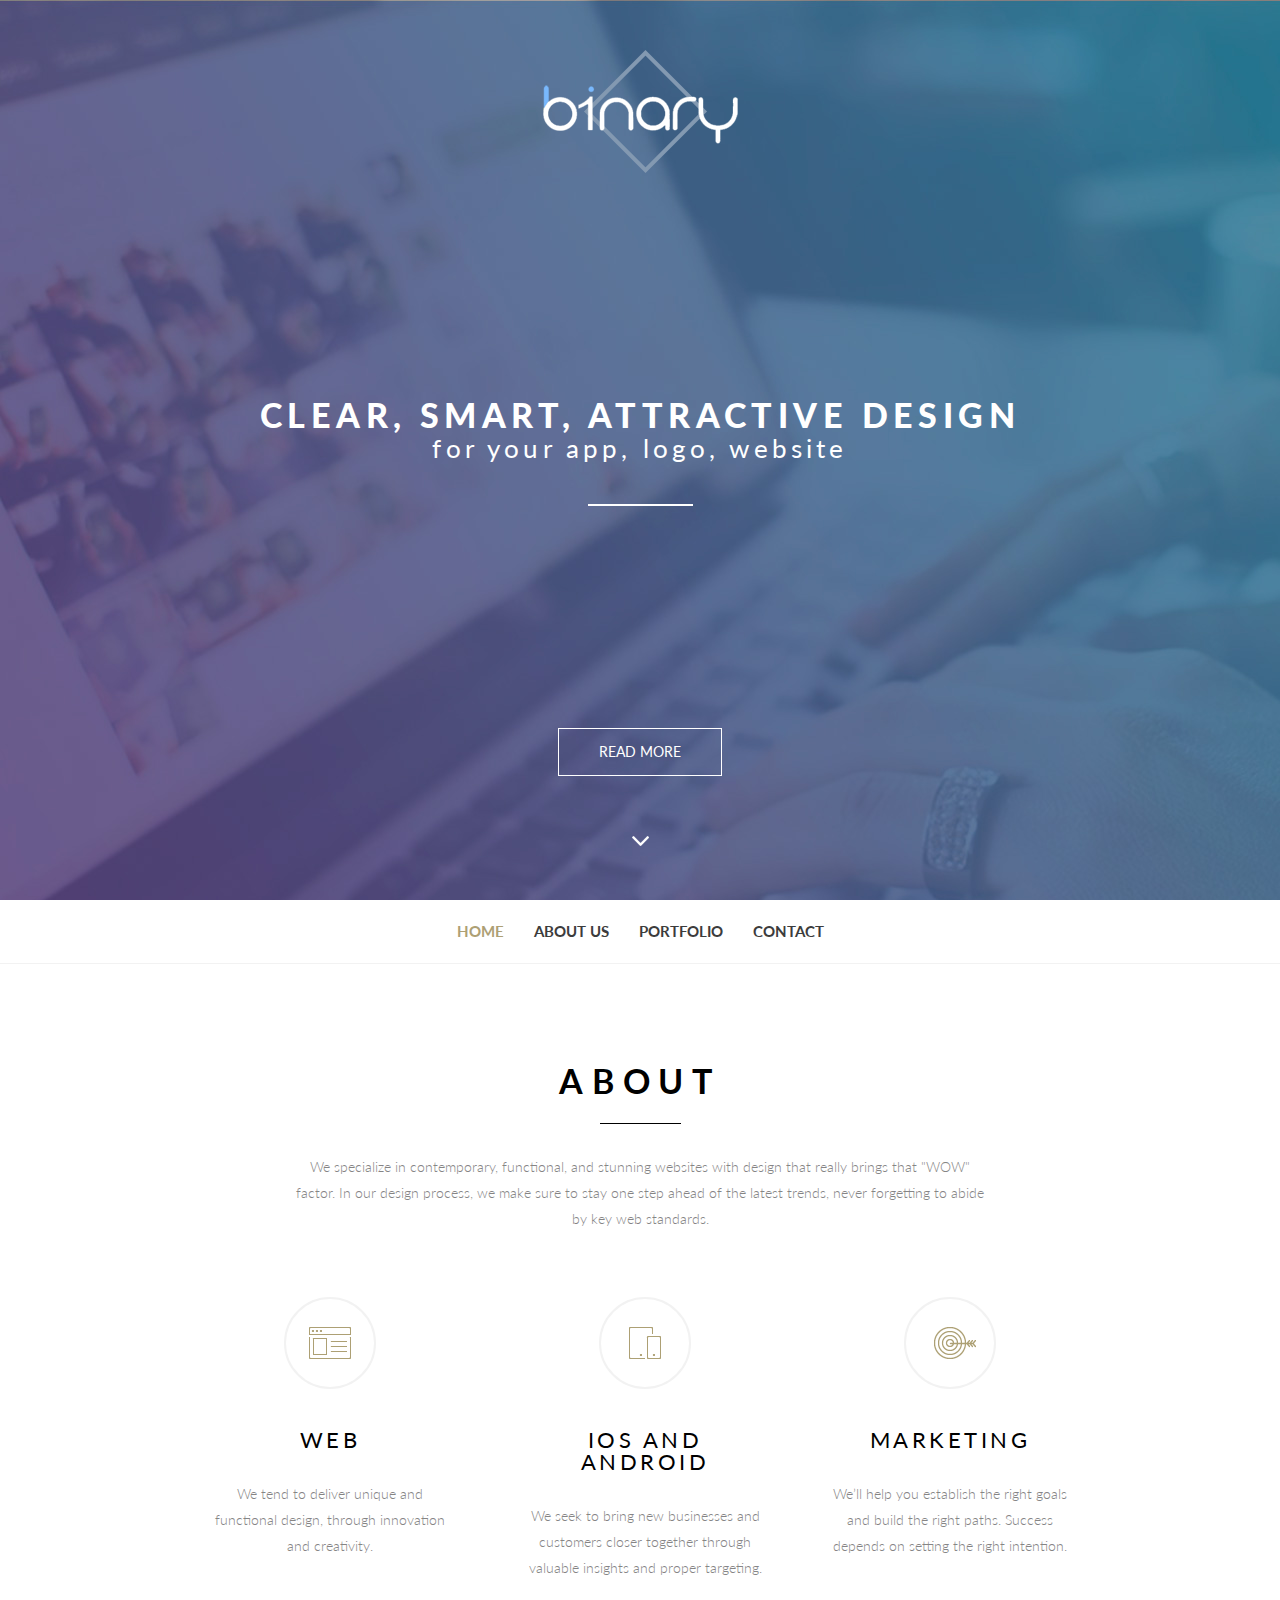
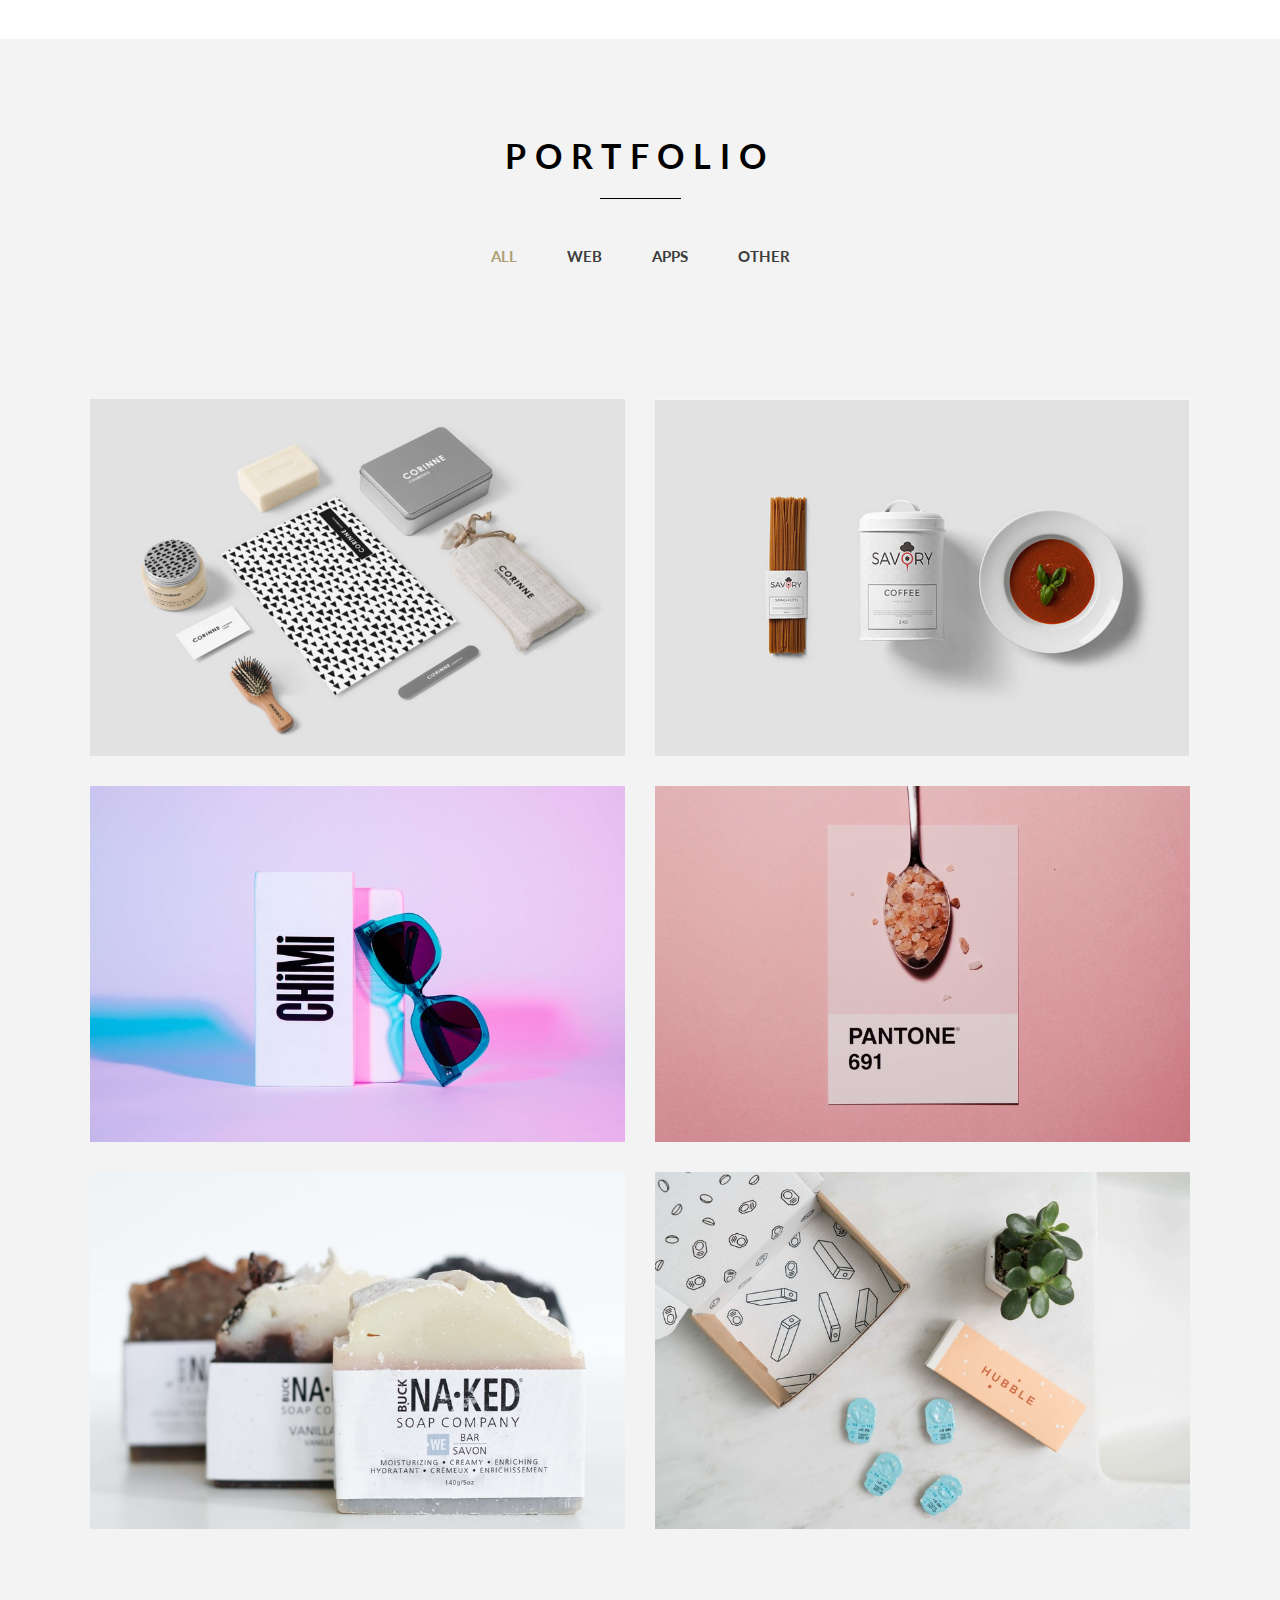
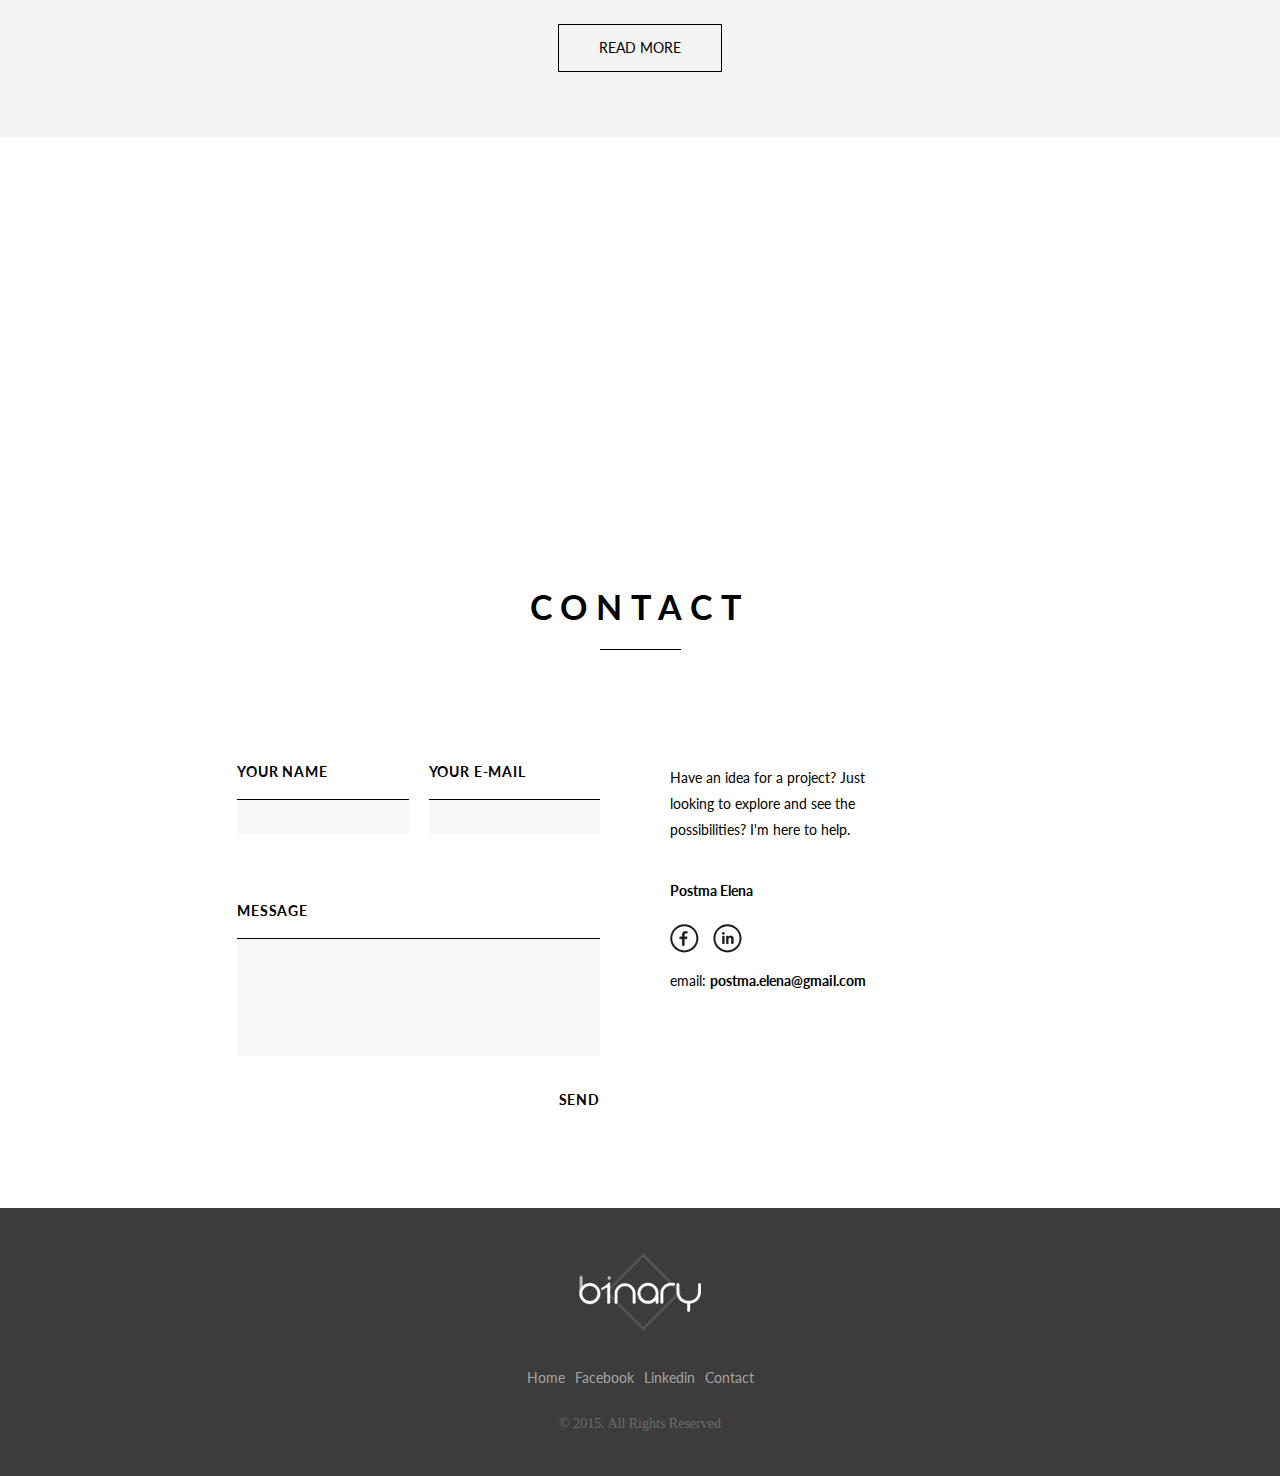
<file: index.html>
<!DOCTYPE html>
<html lang="en">
<head>
	<meta charset="UTF-8">
	<meta name="viewport" content="width=device-width, initial-scale=1.0, maximum-scale=1.0, user-scalable=0" />
	<title>Binary</title>
	<link rel="stylesheet" href="css/style.css">
</head>
<body>
	<section class="wrapper">
		<div class="mainblock">
				<div class="mainblock__content">
					<div class="container">
						<a href="#" class="mainblock__logo">
							<img src="img/logo.png" alt="binary">
						</a>
						<div class="mainblock__text">
							<h1 class="mainblock__title">
							Clear, smart, attractive design 
							</h1>
							<p class="mainblock__subtitle">
							for your app, logo, website
							</p>
						</div>
						<div class="mainblock__footer">
							<a href="#content" class="mainblock__btn btn btn_w goto"><span>READ MORE</span></a>
							<a href="#content" class="mainblock__arrow goto">
								<img src="img/icons/arrow-down.png" alt="">
							</a>
						</div>
					</div>
			</div>
			<div class="mainblock__image ibg">
				<img src="img/mainblock/bg.jpg" alt="">
			</div>
		</div>
	</section>
	<section id="content" class="content">
		<nav class="menu">
			<ul class="menu__list">
				<li><a href="#" class="menu__item menu__item_active">HOME</a></li>
				<li><a href="#about" class="menu__item">ABOUT US</a></li>
				<li><a href="#portfolio" class="menu__item">PORTFOLIO </a></li>
				<li><a href="#contacts" class="menu__item">CONTACT</a></li>
			</ul>
		</nav>
		<div class="about" id="about">
			<div class='container'>
				<div class="about__text">
						<h2 class="about__title title">ABOUT</h2>
						<p class="about__info">
						We specialize in contemporary, functional, and stunning websites with design that really brings that "WOW" factor. In our design process, we make sure to stay one step ahead of the latest trends, never forgetting to abide by key web standards.
						</p>
				</div>
			
		</div>
		<div class="cards__container">
			<div class="cards">
				<div class="cards__wrapper">
				<div class="cards__card">
					<div class="icons">
						<img src="img/about/01.png" alt="web">
					</div>
					<h2 class="cards__title">
					WEB
					</h2>
					<p class="cards__info">
					We tend to deliver unique and 
					functional design, through 
					innovation and creativity.
					</p>
				</div>
				</div>
				<div class="cards__card">
					<div class="icons">
						<img src="img/about/02.png" alt="web">
					</div>
					<h2 class="cards__title">
					iOS AND ANDROID
					</h2>
					<p class="cards__info">
					We seek to bring new businesses and 
					customers closer together through valuable 
					insights and proper targeting.
					</p>
				</div>
				<div class="cards__card ">
					<div class="icons cards__icon-1">
						<img src="img/about/03.png" alt="web">
					</div>
					<h2 class="cards__title">
					MARKETING
					</h2>
					<p class="cards__info">
					We’ll help you establish the right goals 
					and build the right paths. Success depends 
					on setting the right intention.
					</p>
				</div>
			</div>
		</div>
	</div>
	</section>
	<section class="portfolio" id="portfolio">
		<div class='container'>
			<div class="about__text">
				<h2 class="about__title title">PORTFOLIO</h2>
			</div>
			<div class="portfolio__menu filter">
				<ul class="portfolio__list">
					<li data-filter="1" class="portfolio__item active">ALL</li>
					<li data-filter="2" class="portfolio__item">WEB</li>
					<li data-filter="3" class="portfolio__item">APPS</li>
					<li data-filter="4" class="portfolio__item">OTHER</li>
				</ul>
			</div>
			<div class="portfolio__wrapper gallery">
				<div class="portfolio__photo f_4">
					<a href="img/portfolio/01.png" class="portfolio__img">
						<img src="img/portfolio/01.png" alt="" />
					</a>
				</div>
				<div class="portfolio__photo f_2">
					<a href="img/portfolio/02.png" class="portfolio__img">
						<img src="img/portfolio/02.png" alt="" />
					</a>
				</div>
				<div class="portfolio__photo f_2">
					<a href="img/portfolio/03.jpg" class="portfolio__img">
						<img src="img/portfolio/03.jpg" alt="" />
					</a>
				</div>
				<div class="portfolio__photo f_2">
					<a href="img/portfolio/04.jpg" class="portfolio__img">
						<img src="img/portfolio/04.jpg" alt="" />
					</a>
				</div>
				<div class="portfolio__photo f_3">
					<a href="img/portfolio/05.jpg" class="portfolio__img">
						<img src="img/portfolio/05.jpg" alt="" />
					</a>
				</div>
				<div class="portfolio__photo f_3">
					<a href="img/portfolio/06.jpg" class="portfolio__img">
						<img src="img/portfolio/06.jpg" alt="" />
					</a>
				</div>
			</div>
			<div class="portfolio__footer">
				<a href="portfolio.html" class="btn">READ MORE</a>
			</div>
		</div>
	</section>
	<section class="partners">
		<div class='container'>
			<p class="partners__title">
				Our partners
			</p>
			<div class="partners__wrapper">
				<div class="partners__img">
					<img src="img/partners/01.png" alt="">
				</div>
				<div class="partners__img">
					<img src="img/partners/02.png" alt="">
				</div>
				<div class="partners__img">
					<img src="img/partners/03.png" alt="">
				</div>
				<div class="partners__img">
					<img src="img/partners/04.png" alt="">
				</div>
			</div>
		</div>
	</section>
	<section class="contacts" id="contacts">
		<div class='container'>
			<div class="contacts__text">
				<h2 class="about__title title">CONTACT</h2>
			</div>
			<div class="contacts__row">
				<div class="contacts__column-form">
					<div class="contacts__form">
						<form action="#" class="form-contacts">
							<div class="form-contacts__wrapper">
								<div class="form contacts__input">
									<p class="form-contacts__label">
										YOUR NAME
									</p>
									<input autocomplete="off" type="text" name="form[]" data-value="" class="input req" />
									
								</div>
								<div class="form contacts__input">
									<p class="form-contacts__label">
										YOUR E-MAIL
									</p>
									<input autocomplete="off" type="email" name="form[]" data-value="" class="input req" />
								</div>
							</div>
							<div class="form contacts__input">
								<p class="form-contacts__label">
									MESSAGE
								</p>
								<textarea autocomplete="off" name="form[]" data-value="" class="input"></textarea>
							</div>
							<button type="submit" class="form-contacts__btn ">SEND</button>
						</form>
					</div>
				</div>
				<div class="contacts__social">
					<p class="contacts__question">
						Have an idea for a project? Just looking to 
						explore and see the possibilities?
						I'm here to help.
					</p>
					<p class="contacts__name">
						Postma Elena
					</p>
					<div class="contacts__social_neworks">
						<a href="#" class="social__fbook">
							<img src="img/icons/social/01.svg" alt="">
						</a>
						<a href="#" class="social__in">
							<img src="img/icons/social/02.svg" alt="">
						</a>
					</div>
					<div class="contacts__email">
						email:
						<a href="mailto:postma.elena@gmail.com">postma.elena@gmail.com</a>
					</div>
				</div>
			</div>
		</div>
	</section>
	<footer class="footer">
		<div class='container'>
			<div class="footer__wrapper">
				<div class="footer__logo">
					<a href=""><img src="img/logo-footer.png" alt=""></a>
				</div>
				<div class="footer__links">
					<ul class="footer__list">
						<li><a href="#" class="footer__link">Home</a></li>
						<li><a href="#" class="footer__link">Facebook</a></li>
						<li><a href="#" class="footer__link">Linkedin</a></li>
						<li><a href="#contacts" class="footer__link">Contact</a></li>
					</ul>
				</div>
				<div class="footer__reserved">
					<p class="footer__info">
						© 2015. All Rights Reserved 
					</p>
				</div>
			</div>
		</div>
	</footer>

	<!-- Подключение скриптов -->
	<script src="https://code.jquery.com/jquery-3.3.1.min.js"></script>
	<script src="js/baguetteBox.js" ></script>
	<script src="js/main.js"></script>

</body>
</html>
</file>
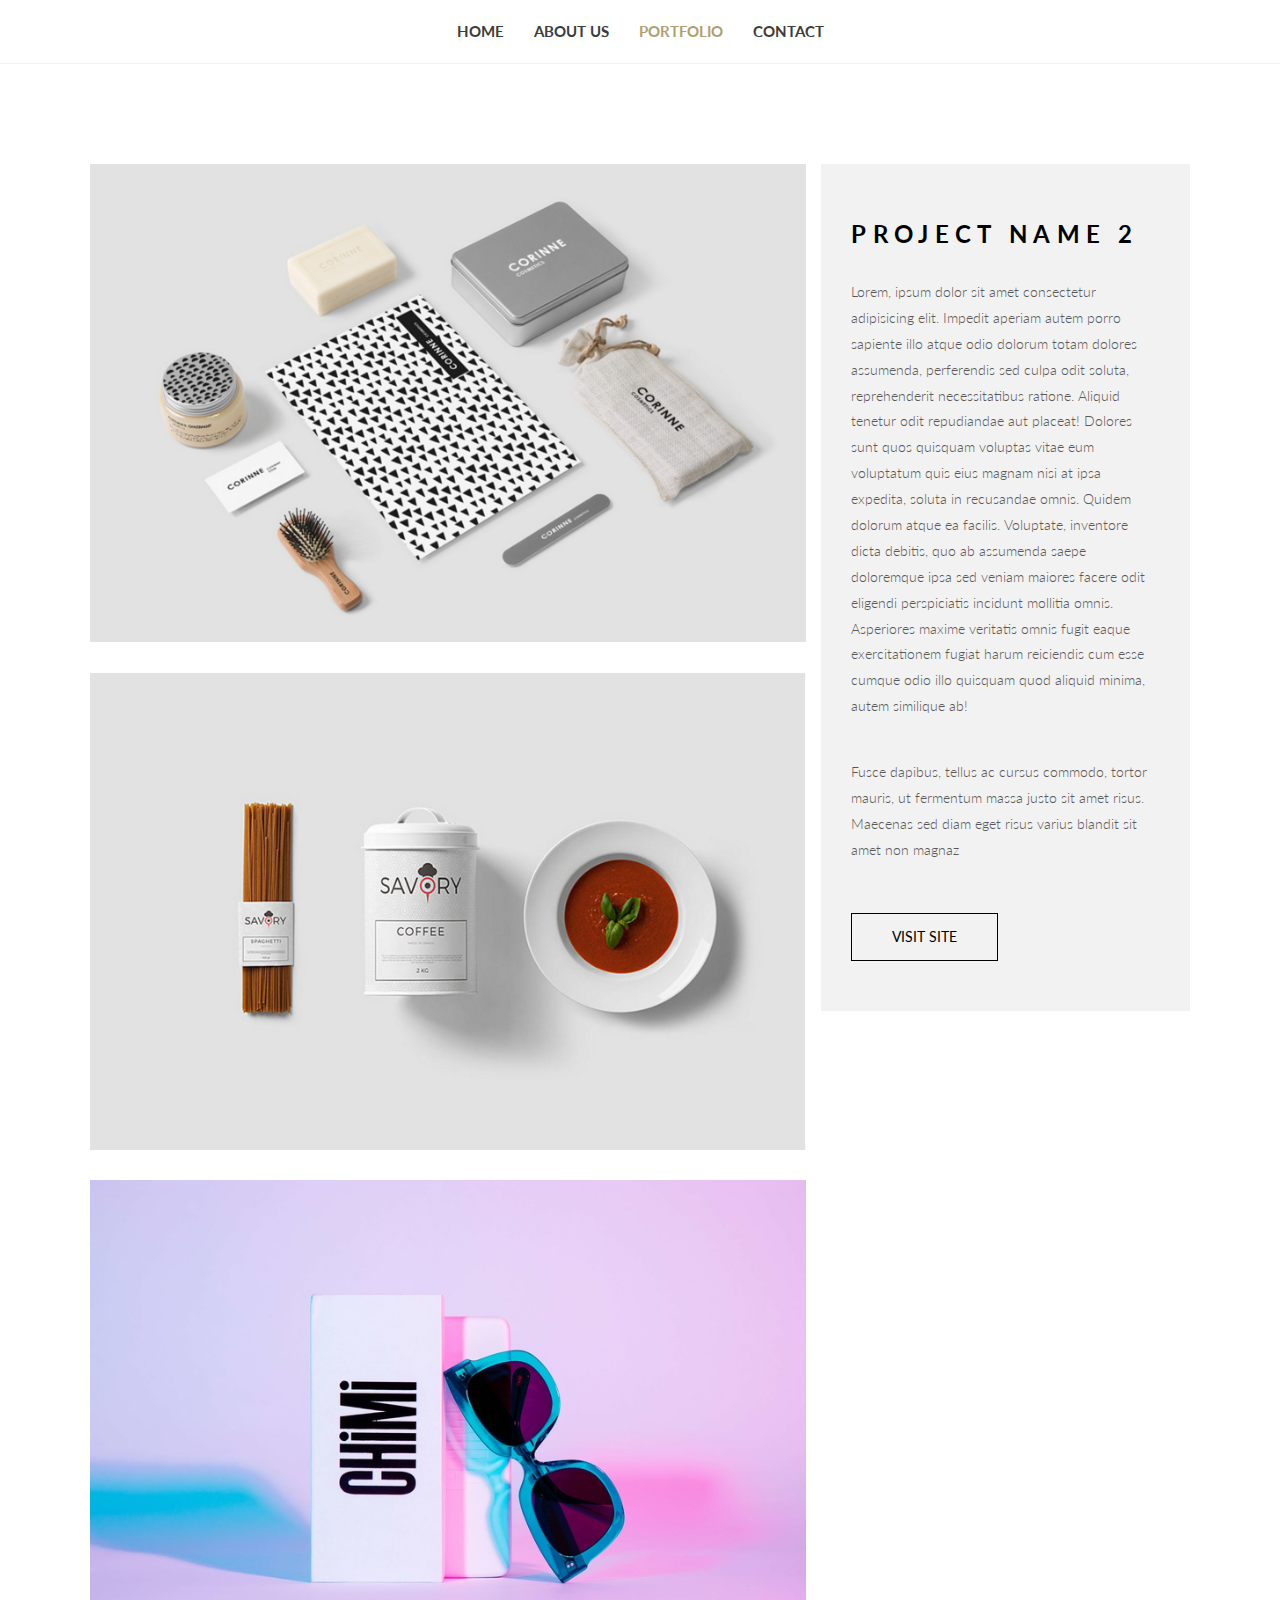
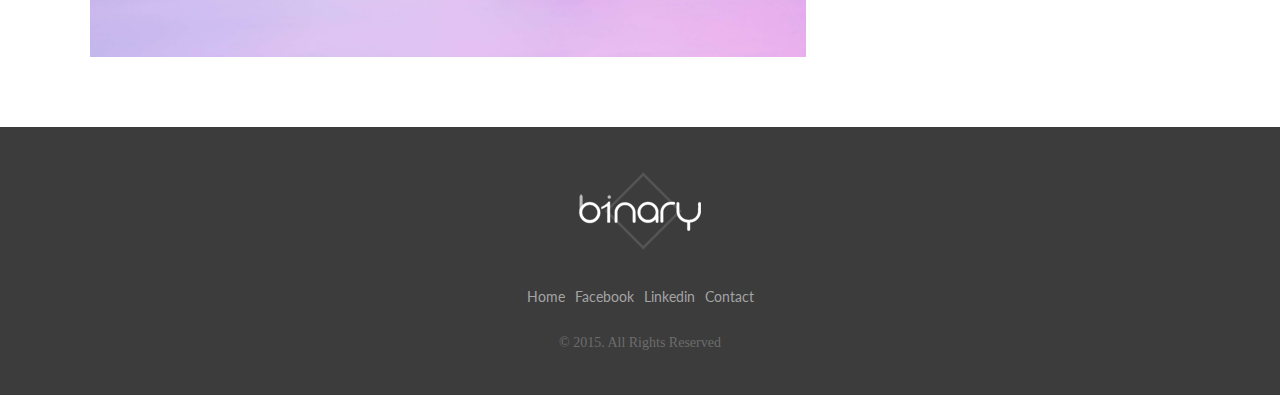
<file: portfolio.html>
<!DOCTYPE html>
<html lang="en">
<head>
	<meta charset="UTF-8">
	<meta name="viewport" content="width=device-width, initial-scale=1.0, maximum-scale=1.0, user-scalable=0" />
	<title>Binary Portfolio</title>
	<link rel="stylesheet" href="css/style.css">
</head>
<body>
	<nav class="menu">
		<ul class="menu__list">
			<li><a href="index.html" class="menu__item ">HOME</a></li>
			<li><a href="index.html#about" class="menu__item">ABOUT US</a></li>
			<li><a href="index.html#portfolio" class="menu__item menu__item_active">PORTFOLIO</a></li>
			<li><a href="index.html#contacts" class="menu__item">CONTACT</a></li>
		</ul>
	</nav>
	<section class="photo">
		<div class='container'>
			<div class="photo__wrapper tabs">
				<div class="photo__gallery">
					<div class="photo__portfolio f_4 tab__navitem">
						<a href="#help" class="photo__img ">
							<img src="img/portfolio/01.png" alt="" />
						</a>
					</div>
					<div class="photo__portfolio f_2 tab__navitem active">
						<a href="#help" class="photo__img">
							<img src="img/portfolio/02.png" alt="" />
						</a>
					</div>
					<div class="photo__portfolio f_2  tab__navitem">
						<a href="#help" class="photo__img">
							<img src="img/portfolio/03.jpg" alt="" />
						</a>
					</div>
				</div>
				<div  id= "help" class="help__wrapper">
					<div class="photo__text tab__item">
						<h3>Project name</h3>
						<p class="photo__info photo__info_first">
							Fusce dapibus, tellus ac cursus commodo, tortor mauris, ut fermentum massa justo sit amet risus. Maecenas sed diam eget risus varius blandit sit amet non magna. Nullam quis risus eget urna mollis ornare vel eu leo. condimentum nibh, ut fermentum massa justo sit amet risus. Maecenas sed diam eget risus varius blandit sit amet non magna. Nullam quis risus eget urna mollis ornare vel eu leo.
						</p>
						<p class="photo__info">
							Fusce dapibus, tellus ac cursus commodo, tortor mauris, ut fermentum massa justo sit amet risus. Maecenas sed diam eget risus varius blandit sit amet non magnaz
						</p>
						<a href="index.html" class="photo__btn btn">VISIT SITE</a>
					</div>
					<div class="photo__text tab__item active">
						<h3>Project name 2</h3>
						<p class="photo__info photo__info_first">
							Lorem, ipsum dolor sit amet consectetur adipisicing elit. Impedit aperiam autem porro sapiente illo atque odio dolorum totam dolores assumenda, perferendis sed culpa odit soluta, reprehenderit necessitatibus ratione. Aliquid tenetur odit repudiandae aut placeat! Dolores sunt quos quisquam voluptas vitae eum voluptatum quis eius magnam nisi at ipsa expedita, soluta in recusandae omnis. Quidem dolorum atque ea facilis. Voluptate, inventore dicta debitis, quo ab assumenda saepe doloremque ipsa sed veniam maiores facere odit eligendi perspiciatis incidunt mollitia omnis. Asperiores maxime veritatis omnis fugit eaque exercitationem fugiat harum reiciendis cum esse cumque odio illo quisquam quod aliquid minima, autem similique ab!
						</p>
						<p class="photo__info">
							Fusce dapibus, tellus ac cursus commodo, tortor mauris, ut fermentum massa justo sit amet risus. Maecenas sed diam eget risus varius blandit sit amet non magnaz
						</p>
						<a href="index.html" class="photo__btn btn">VISIT SITE</a>
					</div>
					<div class="photo__text tab__item">
						<h3>Project name 3</h3>
						<p class="photo__info photo__info_first">
							Maecenas sed diam eget risus varius blandit sit amet non magna. Nullam quis risus eget urna mollis ornare vel eu leo. condimentum nibh, ut fermentum massa justo sit amet risus. Maecenas sed diam eget risus varius blandit sit amet non magna. Nullam quis risus eget urna mollis ornare vel eu leo.
						</p>
						<p class="photo__info">
							Fusce dapibus, tellus ac cursus commodo, tortor mauris, ut fermentum massa justo sit amet risus. Maecenas sed diam eget risus varius blandit sit amet non magnaz
						</p>
						<a href="index.html" class="photo__btn btn">VISIT SITE</a>
					</div>
				</div>
		</div>
		</div>
	</section>
	<footer class="footer">
		<div class='container'>
			<div class="footer__wrapper">
				<div class="footer__logo">
					<a href=""><img src="img/logo-footer.png" alt=""></a>
				</div>
				<div class="footer__links">
					<ul class="footer__list">
						<li><a href="#" class="footer__link">Home</a></li>
						<li><a href="#" class="footer__link">Facebook</a></li>
						<li><a href="#" class="footer__link">Linkedin</a></li>
						<li><a href="#contacts" class="footer__link">Contact</a></li>
					</ul>
				</div>
				<div class="footer__reserved">
					<p class="footer__info">
						© 2015. All Rights Reserved 
					</p>
				</div>
			</div>
		</div>
	</footer>

	<script src="https://code.jquery.com/jquery-3.3.1.min.js"></script>
	<script src="js/baguetteBox.js" ></script>
	<script src="js/main.js"></script>

</body>
</html>
</file>
<file: css/style.css>
@import url("https://fonts.googleapis.com/css?family=Lato:300,400,700,900&display=swap");
/*!
 * baguetteBox.js
 * @author  feimosi
 * @version %%INJECT_VERSION%%
 * @url https://github.com/feimosi/baguetteBox.js
 */
#baguetteBox-overlay {
  display: none;
  opacity: 0;
  position: fixed;
  overflow: hidden;
  top: 0;
  left: 0;
  width: 100%;
  height: 100%;
  z-index: 1000000;
  background-color: #222;
  background-color: rgba(0, 0, 0, 0.8);
  -webkit-transition: opacity .5s ease;
  transition: opacity .5s ease;
}

#baguetteBox-overlay.visible {
  opacity: 1;
}

#baguetteBox-overlay .full-image {
  display: inline-block;
  position: relative;
  width: 100%;
  height: 100%;
  text-align: center;
}

#baguetteBox-overlay .full-image figure {
  display: inline;
  margin: 0;
  height: 100%;
}

#baguetteBox-overlay .full-image img {
  display: inline-block;
  width: auto;
  height: auto;
  max-height: 100%;
  max-width: 100%;
  vertical-align: middle;
  -webkit-box-shadow: 0 0 8px rgba(0, 0, 0, 0.6);
          box-shadow: 0 0 8px rgba(0, 0, 0, 0.6);
}

#baguetteBox-overlay .full-image figcaption {
  display: block;
  position: absolute;
  bottom: 0;
  width: 100%;
  text-align: center;
  line-height: 1.8;
  white-space: normal;
  color: #ccc;
  background-color: #000;
  background-color: rgba(0, 0, 0, 0.6);
  font-family: sans-serif;
}

#baguetteBox-overlay .full-image:before {
  content: "";
  display: inline-block;
  height: 50%;
  width: 1px;
  margin-right: -1px;
}

#baguetteBox-slider {
  position: absolute;
  left: 0;
  top: 0;
  height: 100%;
  width: 100%;
  white-space: nowrap;
  -webkit-transition: left .4s ease, -webkit-transform .4s ease;
  transition: left .4s ease, -webkit-transform .4s ease;
  transition: left .4s ease, transform .4s ease;
  transition: left .4s ease, transform .4s ease, -webkit-transform .4s ease;
}

#baguetteBox-slider.bounce-from-right {
  -webkit-animation: bounceFromRight .4s ease-out;
          animation: bounceFromRight .4s ease-out;
}

#baguetteBox-slider.bounce-from-left {
  -webkit-animation: bounceFromLeft .4s ease-out;
          animation: bounceFromLeft .4s ease-out;
}

@-webkit-keyframes bounceFromRight {
  0% {
    margin-left: 0;
  }
  50% {
    margin-left: -30px;
  }
  100% {
    margin-left: 0;
  }
}

@keyframes bounceFromRight {
  0% {
    margin-left: 0;
  }
  50% {
    margin-left: -30px;
  }
  100% {
    margin-left: 0;
  }
}

@-webkit-keyframes bounceFromLeft {
  0% {
    margin-left: 0;
  }
  50% {
    margin-left: 30px;
  }
  100% {
    margin-left: 0;
  }
}

@keyframes bounceFromLeft {
  0% {
    margin-left: 0;
  }
  50% {
    margin-left: 30px;
  }
  100% {
    margin-left: 0;
  }
}

.baguetteBox-button#next-button, .baguetteBox-button#previous-button {
  top: 50%;
  top: calc(50% - 30px);
  width: 44px;
  height: 60px;
}

.baguetteBox-button {
  position: absolute;
  cursor: pointer;
  outline: none;
  padding: 0;
  margin: 0;
  border: 0;
  border-radius: 15%;
  background-color: #323232;
  background-color: rgba(50, 50, 50, 0.5);
  color: #ddd;
  font: 1.6em sans-serif;
  -webkit-transition: background-color .4s ease;
  transition: background-color .4s ease;
}

.baguetteBox-button:focus, .baguetteBox-button:hover {
  background-color: rgba(50, 50, 50, 0.9);
}

.baguetteBox-button#next-button {
  right: 2%;
}

.baguetteBox-button#previous-button {
  left: 2%;
}

.baguetteBox-button#close-button {
  top: 20px;
  right: 2%;
  right: calc(2% + 6px);
  width: 30px;
  height: 30px;
}

.baguetteBox-button svg {
  position: absolute;
  left: 0;
  top: 0;
}

/*
    Preloader
    Borrowed from http://tobiasahlin.com/spinkit/
*/
.baguetteBox-spinner {
  width: 40px;
  height: 40px;
  display: inline-block;
  position: absolute;
  top: 50%;
  left: 50%;
  margin-top: -20px;
  margin-left: -20px;
}

.baguetteBox-double-bounce1,
.baguetteBox-double-bounce2 {
  width: 100%;
  height: 100%;
  border-radius: 50%;
  background-color: #fff;
  opacity: .6;
  position: absolute;
  top: 0;
  left: 0;
  -webkit-animation: bounce 2s infinite ease-in-out;
          animation: bounce 2s infinite ease-in-out;
}

.baguetteBox-double-bounce2 {
  -webkit-animation-delay: -1s;
          animation-delay: -1s;
}

@-webkit-keyframes bounce {
  0%, 100% {
    -webkit-transform: scale(0);
            transform: scale(0);
  }
  50% {
    -webkit-transform: scale(1);
            transform: scale(1);
  }
}

@keyframes bounce {
  0%, 100% {
    -webkit-transform: scale(0);
            transform: scale(0);
  }
  50% {
    -webkit-transform: scale(1);
            transform: scale(1);
  }
}

* {
  padding: 0px;
  margin: 0px;
  border: 0px;
}

*, *:before, *:after {
  -webkit-box-sizing: border-box;
  box-sizing: border-box;
}

:focus, :active {
  outline: none;
}

a:focus, a:active {
  outline: none;
}

aside, nav, footer, header, section {
  display: block;
}

html, body {
  height: 100%;
  margin: 0;
  padding: 0;
  min-width: 320px;
  position: relative;
  width: 100%;
  color: #000;
}

body {
  font-size: 100%;
  line-height: 1;
  font-size: 14px;
  font-family: "Lato";
  -ms-text-size-adjust: 100%;
  -moz-text-size-adjust: 100%;
  -webkit-text-size-adjust: 100%;
}

body.lock {
  overflow: hidden;
}

@media (max-width: 767.98px) {
  body.lock {
    width: 100%;
    position: fixed;
    overflow: hidden;
  }
}

input, button, textarea {
  font-family: "Lato";
}

input::-ms-clear {
  display: none;
}

button {
  cursor: pointer;
}

button::-moz-focus-inner {
  padding: 0;
  border: 0;
}

a, a:visited {
  text-decoration: none;
}

a:hover {
  text-decoration: none;
}

ul li {
  list-style: none;
}

img {
  vertical-align: top;
}

h1, h2, h3, h4, h5, h6 {
  font-weight: inherit;
  font-size: inherit;
}

input[type=text], input[type=email], input[type=tel], textarea {
  -webkit-appearance: none;
  -moz-appearance: none;
  appearance: none;
}

.input {
  border-top: 1px solid #000;
  border-radius: 0 !important;
  height: 35px;
  width: 100%;
  display: block;
  padding: 0px 20px;
  background-color: #f8f7f7;
}

.input.focus {
  border-top: 1px solid red;
}

.input.err {
  border-top: 1px solid red;
}

textarea.input {
  height: 118px;
  resize: none;
  padding: 10px 20px;
}

.container {
  max-width: 1100px;
  margin: 0 auto;
  width: 100%;
}

@media (max-width: 1112px) {
  .container {
    max-width: 970px;
  }
}

@media (max-width: 992.98px) {
  .container {
    max-width: 750px;
  }
}

@media (max-width: 767.98px) {
  .container {
    max-width: none;
    padding: 0 10px;
  }
}

html {
  scroll-behavior: smooth;
}

.wrapper {
  width: 100%;
  min-height: 100%;
  overflow: hidden;
  display: -webkit-box;
  display: -ms-flexbox;
  display: flex;
  -webkit-box-orient: vertical;
  -webkit-box-direction: normal;
      -ms-flex-direction: column;
          flex-direction: column;
}

.mainblock {
  -webkit-box-flex: 1;
      -ms-flex: 1 1 auto;
          flex: 1 1 auto;
  position: relative;
  display: -webkit-box;
  display: -ms-flexbox;
  display: flex;
  padding: 50px 0;
  text-align: center;
}

@media screen and (max-width: 767.98px), screen and (max-height: 600px) {
  .mainblock {
    padding: 20px 0;
  }
}

.mainblock__content {
  color: #fff;
  position: relative;
  z-index: 1;
  -webkit-box-flex: 1;
      -ms-flex: 1 1 auto;
          flex: 1 1 auto;
}

.mainblock__content .container {
  height: 100%;
  display: -webkit-box;
  display: -ms-flexbox;
  display: flex;
  -webkit-box-orient: vertical;
  -webkit-box-direction: normal;
      -ms-flex-direction: column;
          flex-direction: column;
  -webkit-box-pack: justify;
      -ms-flex-pack: justify;
          justify-content: space-between;
  -webkit-box-align: center;
      -ms-flex-align: center;
          align-items: center;
}

.mainblock__text {
  color: #fff;
  position: relative;
  padding: 0px 0px 45px 0px;
  margin: 30px 0;
}

.mainblock__text:after {
  content: '';
  position: absolute;
  width: 105px;
  height: 2px;
  left: 50%;
  bottom: 0;
  margin: 0px 0px 0px -52.5px;
  background-color: #fff;
}

.mainblock__title {
  font-weight: 900;
  font-size: 34px;
  line-height: 40px;
  text-transform: uppercase;
  font-weight: 900;
  letter-spacing: 5.43px;
}

.mainblock__subtitle {
  font-size: 26px;
  font-weight: 400;
  letter-spacing: 4.15px;
}

.mainblock__footer {
  display: -webkit-box;
  display: -ms-flexbox;
  display: flex;
  -webkit-box-orient: vertical;
  -webkit-box-direction: normal;
      -ms-flex-direction: column;
          flex-direction: column;
  -webkit-box-align: center;
      -ms-flex-align: center;
          align-items: center;
}

.mainblock__btn {
  margin: 0px 0px 60px 0px;
}

@media screen and (max-width: 767.98px), screen and (max-height: 600px) {
  .mainblock__btn {
    margin: 0px 0px 30px 0px;
  }
}

.mainblock__arrow {
  position: relative;
  -webkit-animation: arrow 0.7s  infinite ease;
          animation: arrow 0.7s  infinite ease;
}

.mainblock__image {
  position: absolute;
  width: 100%;
  height: 100%;
  top: 0;
  left: 0;
}

.btn {
  border: 1px solid #000;
  padding: 16px 40px;
  color: #000;
  -webkit-transition: all 0.3s ease 0s;
  transition: all 0.3s ease 0s;
}

.btn:hover {
  border: 1px solid #000;
  color: #ada074;
}

.btn_w {
  border: 1px solid #fff;
  color: #fff;
}

.btn_w:hover {
  border: 1px solid #c9c9c9;
  color: #c9c9c9;
}

.ibg {
  background-position: center;
  background-size: cover;
  background-repeat: no-repeat;
}

.ibg .ibg img {
  display: none;
}

@keyframes arrow {
  0% {
    top: 0;
  }
  50% {
    top: 10px;
  }
  100% {
    top: 0;
  }
}

@-webkit-keyframes arrow {
  0% {
    top: 0;
  }
  50% {
    top: 10px;
  }
  100% {
    top: 0;
  }
}

.menu {
  padding: 24px 0px;
  border-bottom: 1px solid rgba(0, 0, 0, 0.05);
  margin: 0px 0px 100px 0px;
}

.menu__list {
  text-align: center;
  display: -webkit-box;
  display: -ms-flexbox;
  display: flex;
  -webkit-box-pack: center;
      -ms-flex-pack: center;
          justify-content: center;
  -webkit-box-align: center;
      -ms-flex-align: center;
          align-items: center;
}

.menu__item {
  margin: 0px 15px;
  color: #3c3c3c;
  -webkit-transition: all 0.3s ease 0s;
  transition: all 0.3s ease 0s;
  font-size: 15px;
  text-transform: uppercase;
  font-weight: 700;
}

.menu__item:hover {
  color: #ada074;
}

.menu__item_active {
  color: #ada074;
}

.about__text {
  text-align: center;
}

.about__title {
  padding: 0px 0px 60px 0px;
}

.about__info {
  color: #868585;
  font-size: 14px;
  font-weight: 300;
  line-height: 25.89px;
  max-width: 688px;
  margin: 0 auto;
  padding: 30px 0px 65px 0px;
}

.title {
  text-align: center;
  height: 26px;
  color: #000000;
  font-size: 34px;
  font-weight: 700;
  text-transform: uppercase;
  letter-spacing: 8.9px;
  position: relative;
  letter-spacing: 8.95px;
}

.title:after {
  content: '';
  position: absolute;
  width: 81px;
  height: 1px;
  left: 50%;
  bottom: 0;
  margin: 0px 0px 0px -40.5px;
  background-color: #000;
}

.cards {
  display: -webkit-box;
  display: -ms-flexbox;
  display: flex;
  margin: 0px 15px;
  padding: 0px 0px 50px 0px;
  -webkit-box-pack: justify;
      -ms-flex-pack: justify;
          justify-content: space-between;
}

.cards__container {
  max-width: 900px;
  margin: 0px auto;
  text-align: center;
}

.cards__wrapper {
  margin: 0px 0px 30px 0px;
  -webkit-box-flex: 1;
      -ms-flex: 1 1 33.333%;
          flex: 1 1 33.333%;
  max-width: 260px;
}

.cards__card {
  max-width: 250px;
  -webkit-box-pack: center;
      -ms-flex-pack: center;
          justify-content: center;
  -webkit-box-align: center;
      -ms-flex-align: center;
          align-items: center;
}

.cards__title {
  color: #000000;
  font-size: 22px;
  font-weight: 400;
  text-transform: uppercase;
  letter-spacing: 3.52px;
}

.cards__info {
  color: #868585;
  font-size: 14px;
  font-weight: 300;
  line-height: 26px;
  padding: 30px 0px 0px 0px;
}

.cards .cards__icon-1 img {
  position: relative;
  left: 5px;
}

.icons {
  border: 2px solid #f2f2f2;
  border-radius: 50%;
  width: 92px;
  height: 92px;
  display: -webkit-inline-box;
  display: -ms-inline-flexbox;
  display: inline-flex;
  -webkit-box-pack: center;
      -ms-flex-pack: center;
          justify-content: center;
  -webkit-box-align: center;
      -ms-flex-align: center;
          align-items: center;
  margin: 0px 0px 40px 0px;
}

.portfolio {
  padding: 100px 0px 0px 0px;
  background-color: #f3f3f3;
}

.portfolio__menu {
  padding: 50px 0px 135px 0px;
}

.portfolio__list {
  text-align: center;
  display: -webkit-box;
  display: -ms-flexbox;
  display: flex;
  -webkit-box-pack: center;
      -ms-flex-pack: center;
          justify-content: center;
  -webkit-box-align: center;
      -ms-flex-align: center;
          align-items: center;
}

.portfolio__item {
  color: #3c3c3c;
  font-size: 15px;
  font-weight: 700;
  margin: 0px 25px;
  cursor: pointer;
}

.portfolio .active {
  color: #ada074;
}

.portfolio__wrapper {
  display: -webkit-box;
  display: -ms-flexbox;
  display: flex;
  margin: 0px -15px;
  -ms-flex-wrap: wrap;
      flex-wrap: wrap;
}

.portfolio__photo {
  -webkit-box-flex: 0;
      -ms-flex: 0 1 50%;
          flex: 0 1 50%;
  max-width: 50%;
  padding: 0px 15px;
  margin-bottom: 30px;
}

.portfolio__img img {
  max-width: 100%;
}

.portfolio__footer {
  padding: 65px 0px;
  display: -webkit-box;
  display: -ms-flexbox;
  display: flex;
  -webkit-box-pack: center;
      -ms-flex-pack: center;
          justify-content: center;
  -webkit-box-align: center;
      -ms-flex-align: center;
          align-items: center;
}

.partners {
  background: url(../img/partners/bg.jpg) center/cover no-repeat;
  background-attachment: fixed;
  padding: 95px 0px;
}

.partners__title {
  text-align: center;
  color: #ffffff;
  font-size: 30px;
  font-weight: 300;
  letter-spacing: 1.8px;
  padding: 0px 0px 70px 0px;
}

.partners__wrapper {
  display: -webkit-box;
  display: -ms-flexbox;
  display: flex;
  -webkit-box-pack: center;
      -ms-flex-pack: center;
          justify-content: center;
  -webkit-box-align: center;
      -ms-flex-align: center;
          align-items: center;
}

.partners__img {
  padding: 0px 50px;
}

.contacts {
  padding: 100px 0px 0px 0px;
}

.contacts__text {
  padding: 0px 0px 115px 0px;
}

.footer {
  background-color: #3c3c3c;
  padding: 45px 0px;
}

.footer__wrapper {
  display: -webkit-box;
  display: -ms-flexbox;
  display: flex;
  -webkit-box-pack: center;
      -ms-flex-pack: center;
          justify-content: center;
  -webkit-box-align: center;
      -ms-flex-align: center;
          align-items: center;
  -webkit-box-orient: vertical;
  -webkit-box-direction: normal;
      -ms-flex-direction: column;
          flex-direction: column;
}

.footer__logo {
  padding: 0px 0px 40px 0px;
}

.footer__list {
  display: -webkit-box;
  display: -ms-flexbox;
  display: flex;
  padding: 0px 0px 32px 0px;
}

.footer__link {
  color: #a4a4a4;
  font-size: 14px;
  font-weight: 400;
  margin: 0px 5px;
}

.footer__link:hover {
  color: #7c7c7c;
}

.footer__info {
  color: #6c6c6c;
  font-family: "Myriad Pro";
  font-size: 14px;
  font-weight: 400;
}

.contacts {
  padding: 100px 0px 100px 0px;
}

.contacts__row {
  display: -webkit-box;
  display: -ms-flexbox;
  display: flex;
}

.contacts__column-form {
  -webkit-box-flex: 0;
      -ms-flex: 0 1 50%;
          flex: 0 1 50%;
  padding: 0px 30px;
}

.contacts__form {
  text-align: right;
}

.contacts__social {
  font-size: 14px;
  -webkit-box-flex: 0;
      -ms-flex: 0 1 50%;
          flex: 0 1 50%;
  max-width: 265px;
  line-height: 26px;
  padding: 0px 30px;
}

.contacts__social_neworks {
  margin: 20px 0px 15px 0px;
}

.contacts__question {
  padding: 0px 0px 35px 0px;
}

.contacts__name {
  font-weight: 700;
}

.contacts__email a {
  font-weight: 700;
  color: #000;
}

.contacts .form {
  text-align: right;
  margin: 0px 10px;
}

.form-contacts {
  max-width: 383px;
  display: inline-block;
  width: 100%;
}

.form-contacts__label {
  text-align: left;
  font-size: 14px;
  font-weight: 700;
  text-transform: uppercase;
  letter-spacing: 0.84px;
  padding: 0px 0px 20px 0px;
}

.form-contacts__inputs {
  -webkit-box-flex: 0;
      -ms-flex: 0 1 40%;
          flex: 0 1 40%;
  margin: 0px 15px;
}

.form-contacts__wrapper {
  display: -webkit-box;
  display: -ms-flexbox;
  display: flex;
  margin: 0px 0px 70px 0px;
}

.form-contacts__btn {
  color: #000000;
  font-size: 14px;
  font-weight: 700;
  text-transform: uppercase;
  letter-spacing: 0.84px;
  background-color: transparent;
  margin: 35px 10px 0px 0px;
}

.form-contacts__btn:hover {
  color: #383838;
}

.social__fbook {
  margin: 0px 10px 5px 0px;
}

.photo {
  padding: 0px 0px 40px 0px;
}

.photo__wrapper {
  display: -webkit-box;
  display: -ms-flexbox;
  display: flex;
  -webkit-box-align: start;
      -ms-flex-align: start;
          align-items: flex-start;
}

.photo__portfolio {
  -webkit-box-flex: 0;
      -ms-flex: 0 1 80%;
          flex: 0 1 80%;
  margin: 0px 0px 30px 0px;
}

.photo__portfolio img {
  max-width: 100%;
}

.photo__text {
  max-width: 421px;
  background-color: #f2f2f2;
  margin: 0px 0px 0px 15px;
  padding: 50px 30px;
}

.photo__text h3 {
  line-height: 30px;
  font-size: 24px;
  font-weight: 700;
  text-transform: uppercase;
  letter-spacing: 6.32px;
  padding: 5px 0px 0px 0px;
}

.photo__info {
  color: #595757;
  font-size: 14px;
  font-weight: 300;
  line-height: 25.89px;
}

.photo__info_first {
  padding: 30px 0px 40px 0px;
}

.photo__btn {
  display: inline-block;
  margin: 50px 0px 0px 0px;
}

.tab__item {
  display: none;
}

.tab__item.active {
  display: block;
}

@media screen and (max-width: 767.98px) {
  .cards {
    display: -webkit-box;
    display: -ms-flexbox;
    display: flex;
    -webkit-box-orient: vertical;
    -webkit-box-direction: normal;
        -ms-flex-direction: column;
            flex-direction: column;
    -webkit-box-align: center;
        -ms-flex-align: center;
            align-items: center;
  }
  .cards__card {
    margin: 0px 0px 20px 0px;
    width: 100%;
  }
  .cards__wrapper {
    margin: 0px 0px 0px 0px;
  }
  .photo__wrapper {
    display: block;
  }
  .photo__text {
    max-width: 100%;
    margin: 0px 0px 0px 0px;
    padding: 50px 30px;
  }
  .photo__text h3 {
    text-align: center;
  }
  .photo__info_first {
    padding: 20px 0px 30px 0px;
  }
  .menu {
    padding: 24px 0px;
    margin: 0px 0px 50px 0px;
  }
  .portfolio__menu {
    padding: 30px 0px 100px 0px;
  }
  .portfolio__wrapper {
    margin: 0px -10px;
  }
  .portfolio__photo {
    padding: 0px 10px;
    margin-bottom: 20px;
  }
}

@media screen and (max-width: 620px) {
  .portfolio {
    padding: 65px 0px 0px 0px;
  }
  .portfolio__menu {
    padding: 30px 0px 50px 0px;
  }
  .portfolio__photo {
    -webkit-box-flex: 0;
        -ms-flex: 0 1 100%;
            flex: 0 1 100%;
    max-width: 100%;
  }
  .contacts {
    padding: 50px 0px 50px 0px;
  }
  .contacts__row {
    display: -webkit-box;
    display: -ms-flexbox;
    display: flex;
    -webkit-box-orient: vertical;
    -webkit-box-direction: normal;
        -ms-flex-direction: column;
            flex-direction: column;
  }
  .contacts__social {
    font-size: 14px;
    -webkit-box-flex: 0;
        -ms-flex: 0 1 100%;
            flex: 0 1 100%;
    max-width: 100%;
    line-height: 26px;
    padding: 30px 40px 0px 40px;
  }
  .contacts__column-form {
    padding: 0px 20px;
  }
  .contacts__text {
    padding: 0px 0px 80px 0px;
  }
  .contacts____question {
    padding: 0px 0px 20px 0px;
  }
  .form-contacts {
    max-width: 100%;
  }
  .form-contacts__wrapper {
    -webkit-box-pack: none;
        -ms-flex-pack: none;
            justify-content: none;
    -webkit-box-align: center;
        -ms-flex-align: center;
            align-items: center;
    margin: 0px 0px 50px 0px;
  }
  .partners__wrapper {
    -ms-flex-wrap: wrap;
        flex-wrap: wrap;
  }
  .partners__img {
    padding: 10px 40px;
  }
  .partners__title {
    padding: 0px 0px 50px 0px;
  }
  .baguetteBox-button#next-button {
    display: none;
  }
  .baguetteBox-button#previous-button {
    display: none;
  }
  #baguetteBox-overlay .full-image img {
    padding: 15px;
  }
}

@media screen and (max-width: 479.98px) {
  .mainblock__title {
    font-size: 30px;
  }
  .menu__item {
    font-size: 13px;
  }
  .title {
    font-size: 30px;
  }
  .title:after {
    content: '';
    position: absolute;
    width: 81px;
    height: 1px;
    left: 50%;
    bottom: 0;
    margin: 0px 0px 0px -42.5px;
  }
  .partners__img {
    padding: 10px 30px;
  }
}
</file>
